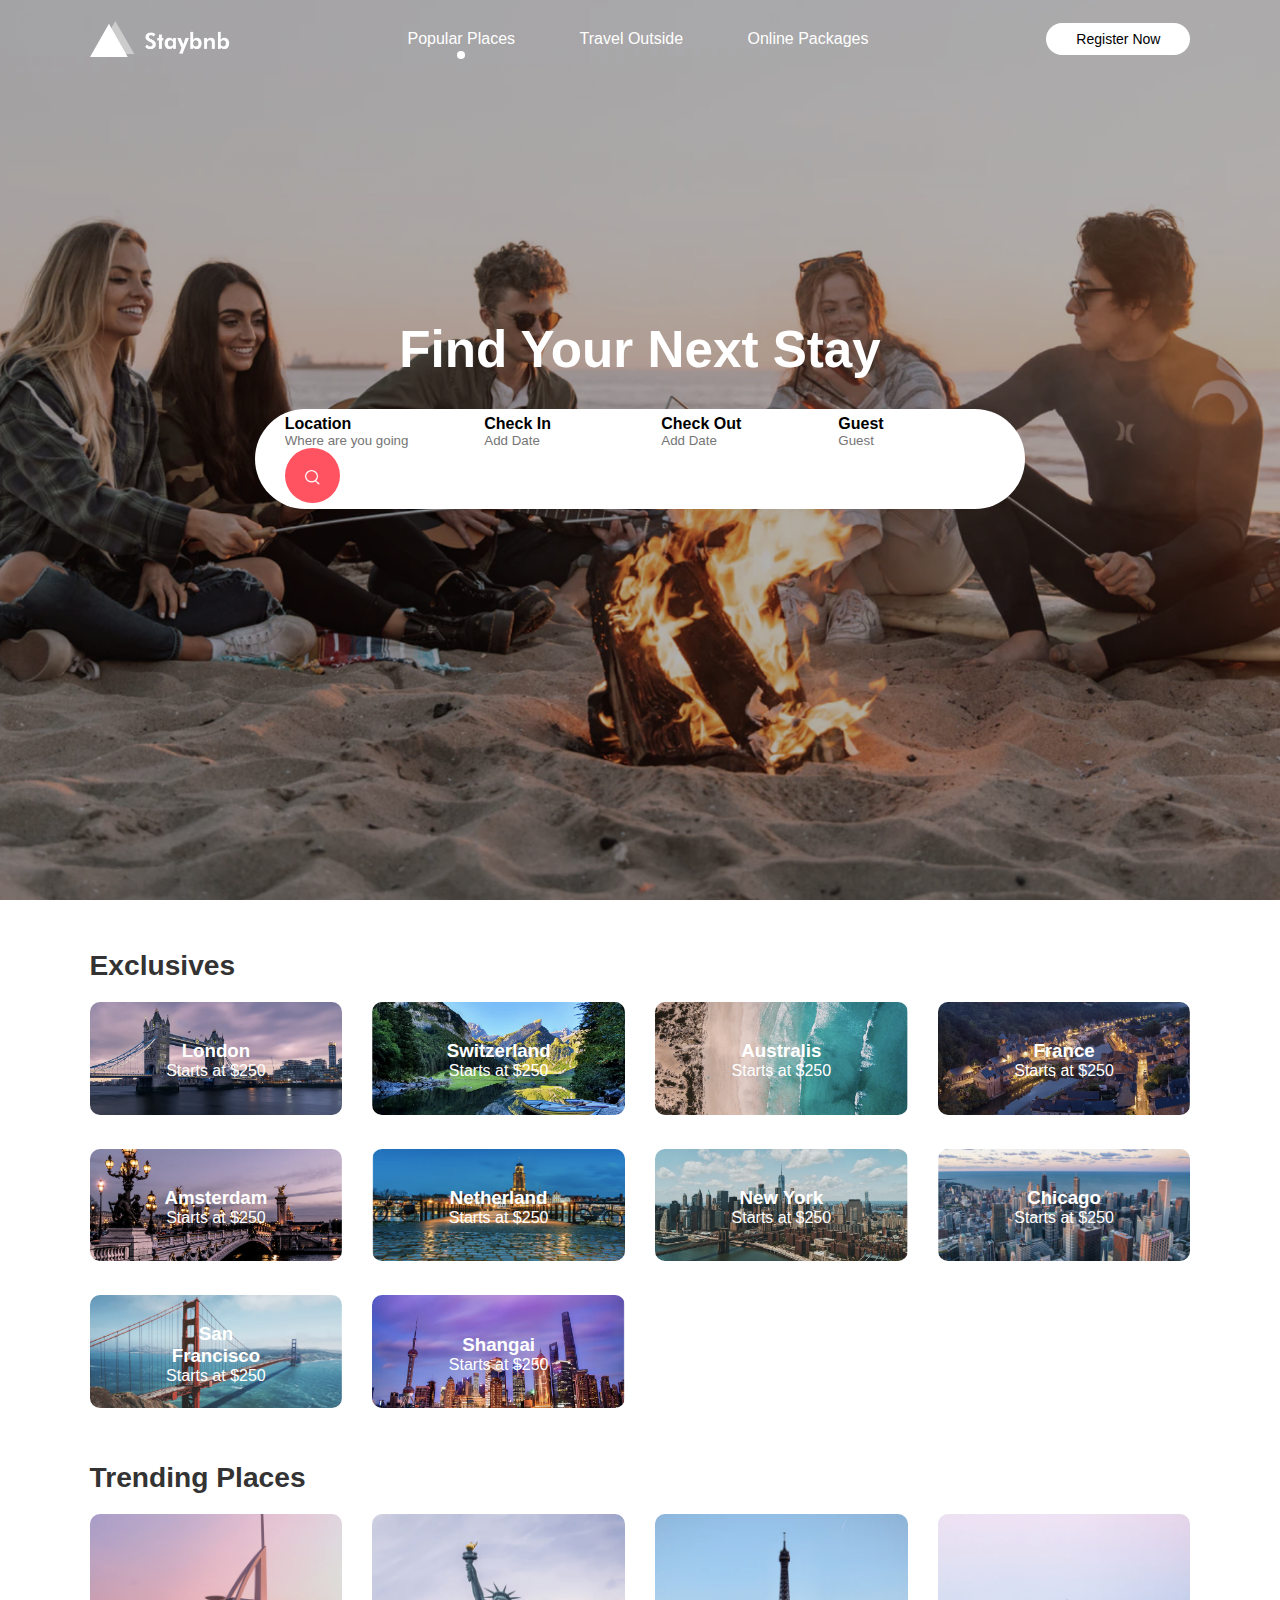
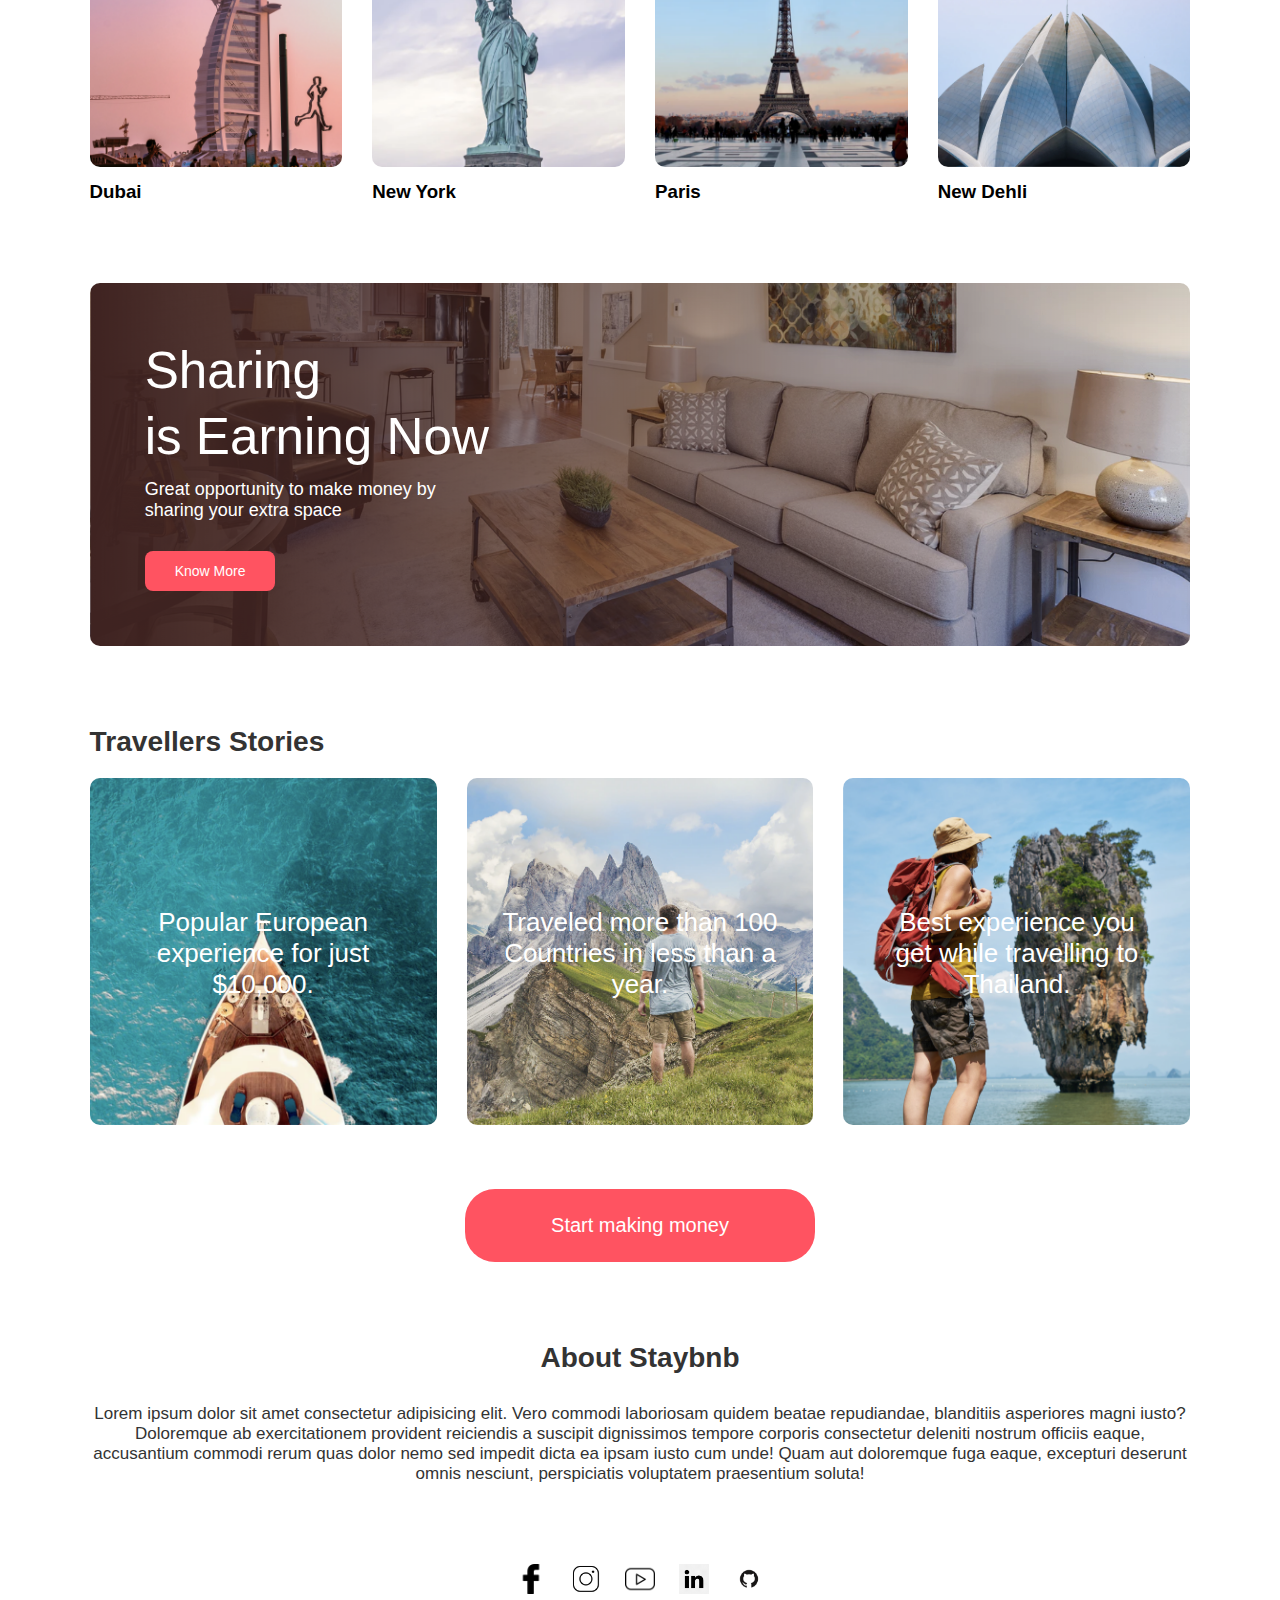
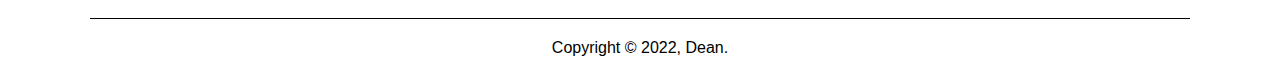
<file: index.html>
<!DOCTYPE html>
<html lang="en">
<head>
  <meta charset="UTF-8">
  <meta http-equiv="X-UA-Compatible" content="IE=edge">
  <link rel="icon" href="./images/icons8-house-24.png" />
  <meta name="viewport" content="width=device-width, initial-scale=1.0">
  <link rel="stylesheet" href="https://use.fontawesome.com/releases/v5.15.4/css/all.css" integrity="sha384-DyZ88mC6Up2uqS4h/KRgHuoeGwBcD4Ng9SiP4dIRy0EXTlnuz47vAwmeGwVChigm" crossorigin="anonymous">
  <link rel="stylesheet" href="style.css">
  <title>D's bnb</title>
</head>
<body>
  
  <div class="header">

    <nav id="nav">
      <img src="./images/logo.png" alt="" class="logo">
      <ul class="nav__link">
        <li><a href="#" class="active">Popular Places</a></li>
        <li><a href="#">Travel Outside</a></li>
        <li><a href="#">Online Packages</a></li>
      </ul>
      <a href="@" class="register__btn">Register Now</a>
      <img src="./images/588a64e7d06f6719692a2d11.png" alt="" class="hamburger">
    </nav>
    <div class="container">
      <h1 class="title">Find Your Next Stay</h1>
      <div class="search__box">
        <form>
          <div class="location__input">
            <label for="">Location</label>
            <input type="text" name="" id="" placeholder="Where are you going">
          </div>
          <div>
            <label for="">Check In</label>
            <input type="text" name="" id="" placeholder="Add Date">
          </div>
          <div>
            <label for="">Check Out</label>
            <input type="text" name="" id="" placeholder="Add Date">
          </div>
          <div>
            <label for="">Guest</label>
            <input type="text" name="" id="" placeholder="Guest">
          </div>
          <button type="submit"><img src="./images/search.png" alt=""></button>
        </form>
      </div>
    </div>

  </div>

  <div class="container">

    <h2 class="subtitle">Exclusives</h2>
    <div class="exclusive">
      <div>
        <img src="./images/image-1.png" alt="">
        <span>
          <h3>London</h3>
          <p>Starts at $250</p>
        </span>
      </div>
      <div>
        <img src="./images/image-2.png" alt="">
        <span>
          <h3>Switzerland</h3>
          <p>Starts at $250</p>
        </span>
      </div>
      <div>
        <img src="./images/image-3.png" alt="">
        <span>
          <h3>Australis</h3>
          <p>Starts at $250</p>
        </span>
      </div>
      <div>
        <img src="./images/image-4.png" alt="">
        <span>
          <h3>France</h3>
          <p>Starts at $250</p>
        </span>
      </div>
      <div>
        <img src="./images/image-5.png" alt="">
        <span>
          <h3>Amsterdam</h3>
          <p>Starts at $250</p>
        </span>
      </div>
      <div>
        <img src="./images/image-6.png" alt="">
        <span>
          <h3>Netherland</h3>
          <p>Starts at $250</p>
        </span>
      </div>
      <div>
        <img src="./images/image-7.png" alt="">
        <span>
          <h3>New York</h3>
          <p>Starts at $250</p>
        </span>
      </div>
      <div>
        <img src="./images/image-8.png" alt="">
        <span>
          <h3>Chicago</h3>
          <p>Starts at $250</p>
        </span>
      </div>
      <div>
        <img src="./images/image-9.png" alt="">
        <span>
          <h3>San Francisco</h3>
          <p>Starts at $250</p>
        </span>
      </div>
      <div>
        <img src="./images/image-10.png" alt="">
        <span>
          <h3>Shangai</h3>
          <p>Starts at $250</p>
        </span>
      </div>
    </div>
    
    <h2 class="subtitle">Trending Places</h2>
    <div class="trending">
      <div>
        <img src="./images/dubai.png" alt="">
        <h3>Dubai</h3>
      </div>
      <div>
        <img src="./images/new-york.png" alt="">
        <h3>New York</h3>
      </div>
      <div>
        <img src="./images/paris.png" alt="">
        <h3>Paris</h3>
      </div>
      <div>
        <img src="./images/new-delhi.png" alt="">
        <h3>New Dehli</h3>
      </div>
    </div>

    <div class="cta">
      <h3>Sharing <br /> is Earning Now</h3>
      <p>Great opportunity to make money by <br /> sharing your extra space</p>
      <a href="#" class="cta__btn">Know More</a>
    </div>

    <h2 class="subtitle">Travellers Stories</h2>
    <div class="stories">
      <div>
        <img src="./images/story-1.png" alt="">
        <p>Popular European experience for just $10,000.</p>
      </div>
      <div>
        <img src="./images/story-2.png" alt="">
        <p>Traveled more than 100 Countries in less than a year.</p>
      </div>
      <div>
        <img src="./images/story-3.png" alt="">
        <p>Best experience you get while travelling to Thailand.</p>
      </div>
    </div>

    <a href="#" class="start__btn">Start making  money</a>

    <div class="about__msg">
      <h2>About Staybnb</h2>
      <p>Lorem ipsum dolor sit amet consectetur adipisicing elit. Vero commodi laboriosam quidem beatae repudiandae, blanditiis asperiores magni iusto? Doloremque ab exercitationem provident reiciendis a suscipit dignissimos tempore corporis consectetur deleniti nostrum officiis eaque, accusantium commodi rerum quas dolor nemo sed impedit dicta ea ipsam iusto cum unde! Quam aut doloremque fuga eaque, excepturi deserunt omnis nesciunt, perspiciatis voluptatem praesentium soluta!</p>
    </div>

    <div class="footer">
      <a href="#"><img src="./images/facebook.png" alt=""></a>
      <a href="#"><img src="./images/instas.jpg" alt=""></a>
      <a href="#"><img src="./images/you.png" alt=""></a>
      <a href="#"><img src="./images/ll.png" alt=""></a>
      <a href="#"><img src="./images/gittt.png" alt=""></a>
      <hr />
      <p>Copyright © 2022, Dean.</p>
    </div>

  </div>

  <script>

    const nav = document.querySelector('#nav');
    nav.addEventListener('click', () => {
      nav.classList.toggle('hidemenu')
    })

  </script>

</body>
</html>
</file>
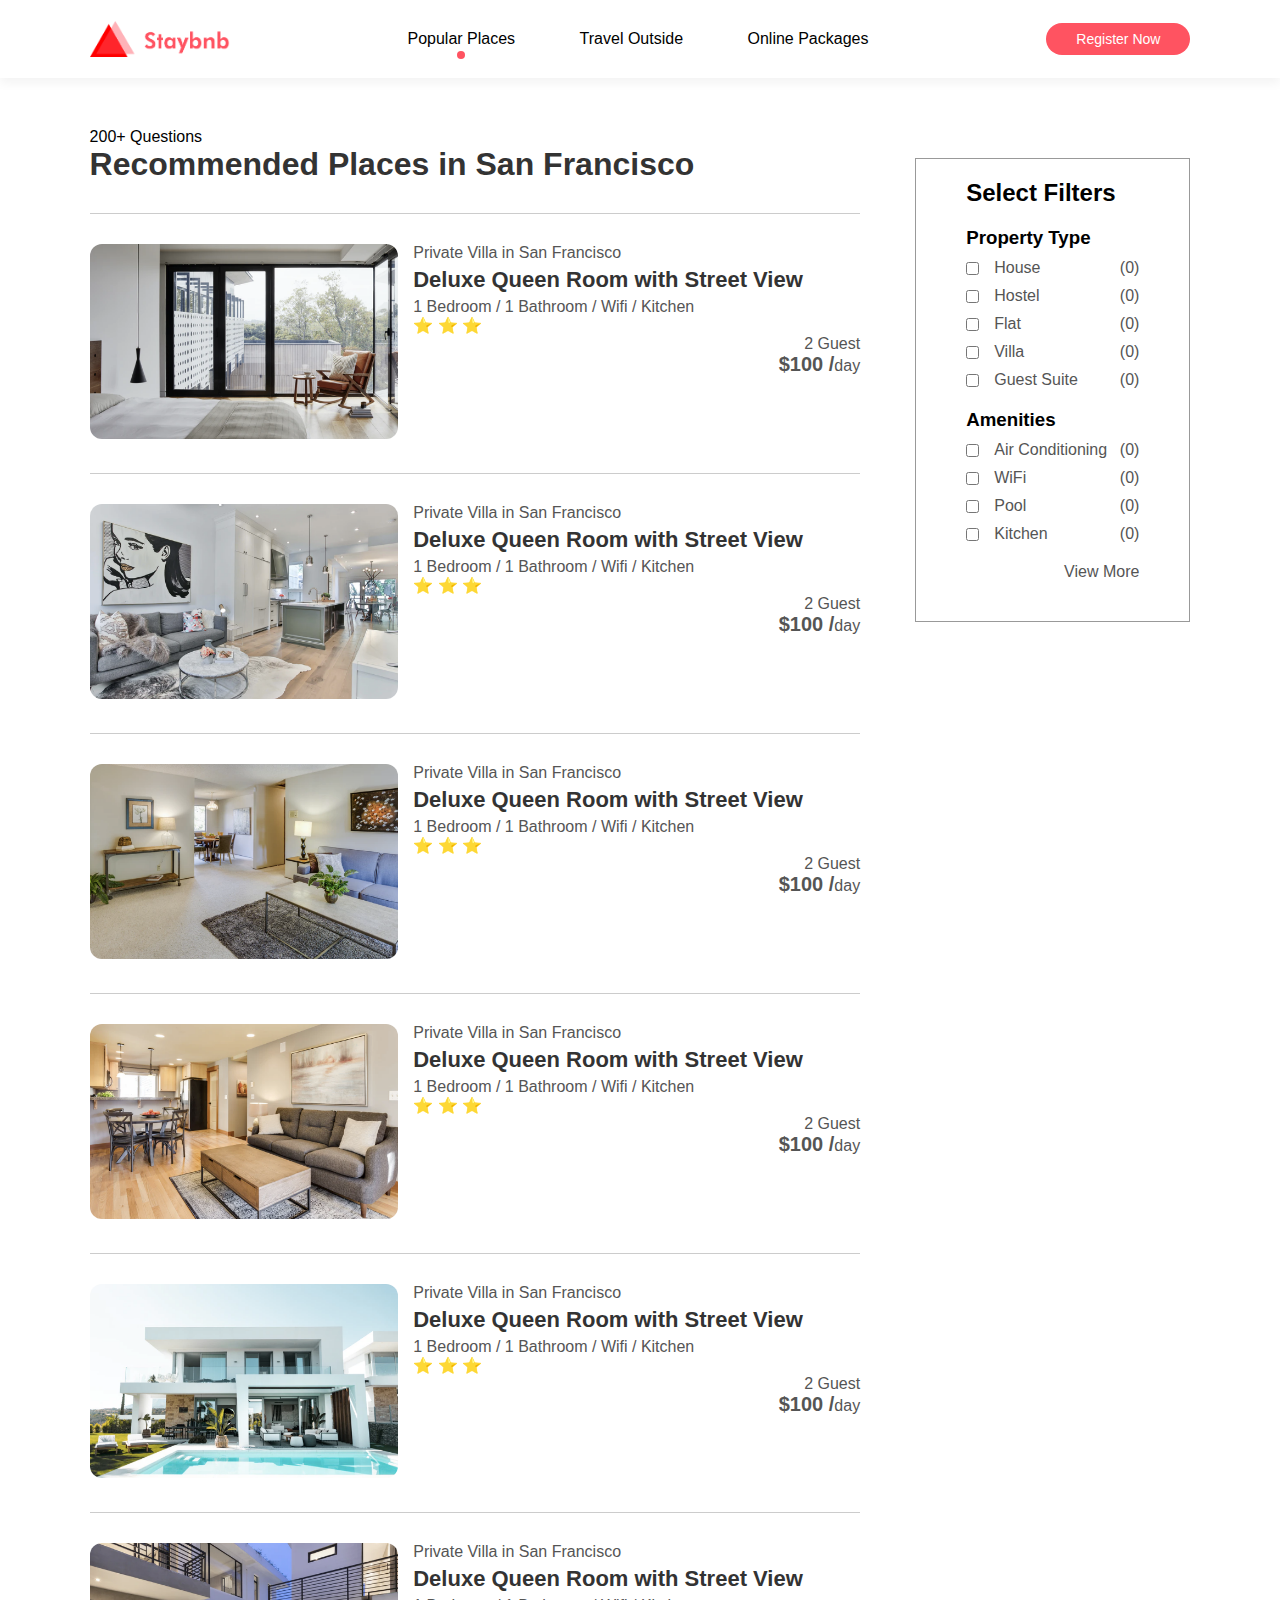
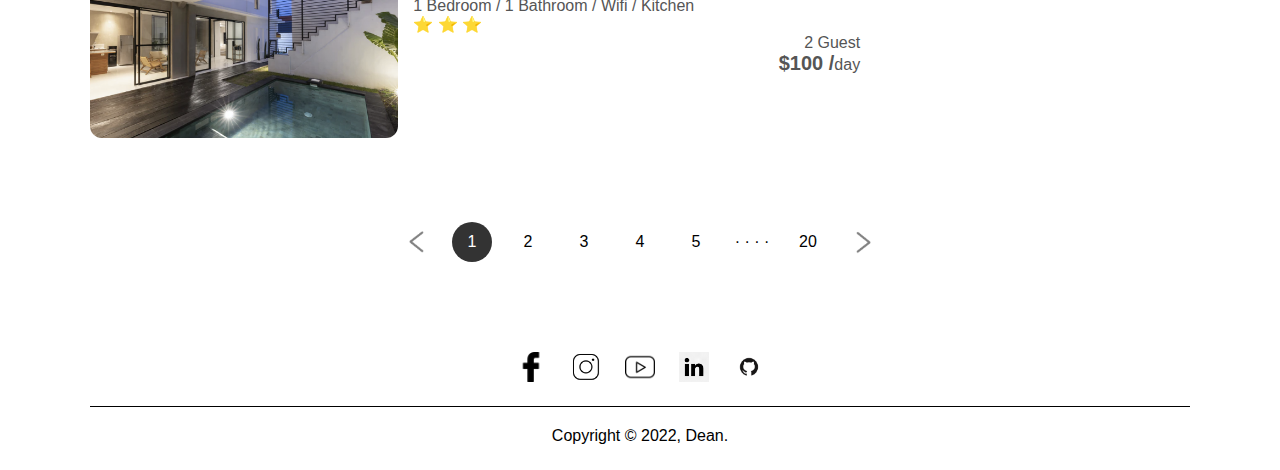
<file: listing.html>
<!DOCTYPE html>
<html lang="en">
<head>
  <meta charset="UTF-8">
  <meta http-equiv="X-UA-Compatible" content="IE=edge">
  <meta name="viewport" content="width=device-width, initial-scale=1.0">
  <link rel="icon" href="./images/icons8-house-24.png" />
  <link rel="stylesheet" href="style.css">
  <title>Document</title>
</head>
<body>
  

    <nav id="nav" class="nav__white">
      <img src="./images/logo-red.png" alt="" class="logo">
      <ul class="nav__link">
        <li><a href="#" class="active">Popular Places</a></li>
        <li><a href="#">Travel Outside</a></li>
        <li><a href="#">Online Packages</a></li>
      </ul>
      <a href="@" class="register__btn">Register Now</a>
      <img src="./images/Hamburger_icon.svg.png" alt="" class="hamburger">
    </nav>

    <div class="container">

      <div class="list__container">
        <div class="left__container">
          <p>200+ Questions</p>
          <h1>Recommended Places in San Francisco</h1>
          <div class="house">
            <div class="house__img">
              <img src="./images/image-s1.png" alt="">
            </div>
            <div class="house__info">
              <p>Private Villa in San Francisco</p>
              <h3>Deluxe Queen Room with Street View</h3>
              <p>1 Bedroom / 1 Bathroom / Wifi / Kitchen</p>
              <span>⭐</span>
              <span>⭐</span>
              <span>⭐</span>
              <div class="house__price">
                <p>2 Guest</p>
                <h4>$100 /<span>day</span></h4>
              </div>
            </div>
          </div>
          <div class="house">
            <div class="house__img">
              <img src="./images/image-s2.png" alt="">
            </div>
            <div class="house__info">
              <p>Private Villa in San Francisco</p>
              <h3>Deluxe Queen Room with Street View</h3>
              <p>1 Bedroom / 1 Bathroom / Wifi / Kitchen</p>
              <span>⭐</span>
              <span>⭐</span>
              <span>⭐</span>
              <div class="house__price">
                <p>2 Guest</p>
                <h4>$100 /<span>day</span></h4>
              </div>
            </div>
          </div>
          <div class="house">
            <div class="house__img">
              <img src="./images/image-s3.png" alt="">
            </div>
            <div class="house__info">
              <p>Private Villa in San Francisco</p>
              <h3>Deluxe Queen Room with Street View</h3>
              <p>1 Bedroom / 1 Bathroom / Wifi / Kitchen</p>
              <span>⭐</span>
              <span>⭐</span>
              <span>⭐</span>
              <div class="house__price">
                <p>2 Guest</p>
                <h4>$100 /<span>day</span></h4>
              </div>
            </div>
          </div>
          <div class="house">
            <div class="house__img">
              <img src="./images/image-s4.png" alt="">
            </div>
            <div class="house__info">
              <p>Private Villa in San Francisco</p>
              <h3>Deluxe Queen Room with Street View</h3>
              <p>1 Bedroom / 1 Bathroom / Wifi / Kitchen</p>
              <span>⭐</span>
              <span>⭐</span>
              <span>⭐</span>
              <div class="house__price">
                <p>2 Guest</p>
                <h4>$100 /<span>day</span></h4>
              </div>
            </div>
          </div>
          <div class="house">
            <div class="house__img">
              <img src="./images/image-s5.png" alt="">
            </div>
            <div class="house__info">
              <p>Private Villa in San Francisco</p>
              <h3>Deluxe Queen Room with Street View</h3>
              <p>1 Bedroom / 1 Bathroom / Wifi / Kitchen</p>
              <span>⭐</span>
              <span>⭐</span>
              <span>⭐</span>
              <div class="house__price">
                <p>2 Guest</p>
                <h4>$100 /<span>day</span></h4>
              </div>
            </div>
          </div>
          <div class="house">
            <div class="house__img">
              <img src="./images/image-s6.png" alt="">
            </div>
            <div class="house__info">
              <p>Private Villa in San Francisco</p>
              <h3>Deluxe Queen Room with Street View</h3>
              <p>1 Bedroom / 1 Bathroom / Wifi / Kitchen</p>
              <span>⭐</span>
              <span>⭐</span>
              <span>⭐</span>
              <div class="house__price">
                <p>2 Guest</p>
                <h4>$100 /<span>day</span></h4>
              </div>
            </div>
          </div>
        </div>
        <div class="right__container">
          <div class="side__bar">
            <h2>Select Filters</h2>
            <h3>Property Type</h3>
            <div class="filter">
              <input type="checkbox"><p>House</p><span>(0)</span>
            </div>
            <div class="filter">
              <input type="checkbox"><p>Hostel</p><span>(0)</span>
            </div>
            <div class="filter">
              <input type="checkbox"><p>Flat</p><span>(0)</span>
            </div>
            <div class="filter">
              <input type="checkbox"><p>Villa</p><span>(0)</span>
            </div>
            <div class="filter">
              <input type="checkbox"><p>Guest Suite</p><span>(0)</span>
            </div>
            <h3>Amenities</h3>
            <div class="filter">
              <input type="checkbox"><p>Air Conditioning</p><span>(0)</span>
            </div>
            <div class="filter">
              <input type="checkbox"><p>WiFi</p><span>(0)</span>
            </div>
            <div class="filter">
              <input type="checkbox"><p>Pool</p><span>(0)</span>
            </div>
            <div class="filter">
              <input type="checkbox"><p>Kitchen</p><span>(0)</span>
            </div>
            <div class="side__link">
              <a href="#">View More</a>
            </div>
          </div>
        </div>
      </div>

      <div class="pagination">
        <img src="./images/arrow.png" alt="">
        <span class="current">1</span>
        <span>2</span>
        <span>3</span>
        <span>4</span>
        <span>5</span>
        <span>&middot; &middot; &middot; &middot;</span>
        <span>20</span>
        <img src="./images/arrow.png" alt="" class="right__arror">
      </div>

      <div class="footer">
        <a href="#"><img src="./images/facebook.png" alt=""></a>
        <a href="#"><img src="./images/instas.jpg" alt=""></a>
        <a href="#"><img src="./images/you.png" alt=""></a>
        <a href="#"><img src="./images/ll.png" alt=""></a>
        <a href="#"><img src="./images/gittt.png" alt=""></a>
        <hr />
        <p>Copyright © 2022, Dean.</p>
      </div>
    </div>


  <script>

    const nav = document.querySelector('#nav');
    nav.addEventListener('click', () => {
      nav.classList.toggle('hidemenu')
    })

  </script>

</body>
</html>
</file>
<file: style.css>
*, *::after,*::before {
  margin: 0;
  padding: 0;
  font-family: 'poppings', sans-serif;
  box-sizing: border-box;
}
.header {
  min-height: 100vh;
  width: 100%;
  background-image: linear-gradient(rgba(0, 0, 0, 0.3), rgba(0, 0, 0, 0.3)), url('./images/banner.png');
  background-position: center;
  background-size: cover;
}
nav  {
  display: flex;
  align-items: center;
  justify-content: space-between;
  padding: 20px 7%;
}
.logo {
  width: 140px;
  cursor: pointer;
}
.hamburger {
  width: 30px;
  display: none;
}
.nav__link li {
  list-style: none;
  display: inline-block;
  margin: 10px 30px;
}
.active {
  position: relative;
}
.active::after {
  content: '';
  background-color: #fff;
  width: 8px;
  height: 8px;
  position: absolute;
  left: 50%;
  transform: translateX(-50%);
  bottom: -12px;
  border-radius: 50%;
}
.nav__link li a {
  text-decoration: none;
  color: white;
}
.register__btn {
  background-color: white;
  color: black;
  padding: 8px 30px;
  border-radius: 30px;
  text-decoration: none;
  font-size: 14px;
}
.container {
  padding: 0 7%;
}
.container h1 {
  font-size: 4vw;
  font-weight: 600;
  color: white;
  text-align: center;
  padding-top: 22%;
}
.search__box {
  background-color: white;
  width: 70%;
  margin: 30px auto;
  padding: 6px 10px 6px 30px;
  border-radius: 50px;
}
.search__box form {
  display: flex;
  align-items: center;
  flex-wrap: wrap;
}
.search__box form input {
  display: block;
  border: 0;
  outline: none;
  background: transparent;
}
.search__box form button {
  background: #ff5361;
  border-radius: 50%;
  border: none;
  outline: none;
  cursor: pointer;
  width: 55px;
  height: 55px;
}
.search__box form img {
  width: 15px;
  margin-top: 7px;
}
.location__input {
  flex: 1;
}
.search__box form label {
  font-weight: 600;
}

/* Exclusives */

.subtitle {
  font-size: 2.2vw;
  font-weight: 600;
  margin: 50px 0 20px;
  color: #333;
}
.exclusive {
  display: grid;
  grid-template-columns: repeat(auto-fit, minmax(200px, 1fr));
  grid-gap: 30px;
}
.exclusive div img {
  width: 100%;
  border-radius: 10px;
}
.exclusive div {
  position: relative;
}
.exclusive div span {
  position: absolute;
  top: 50%;
  left: 50%;
  transform: translate(-50%, -50%);
  text-align: center;
  color: white;
}

/* Trending Placed */

.trending {
  display: grid;
  grid-template-columns: repeat(auto-fit, minmax(200px, 1fr));
  grid-gap: 30px;
  margin-bottom: 30px;
}
.trending div img {
  width: 100%;
  border-radius: 10px;
}
.trending h3 {
  font-weight: 600;
  margin-top: 10px;
}

/* CTA */

.cta {
  margin: 80px 0;
  background-image: linear-gradient(to right, #3f2321, transparent), url('./images/banner-2.png');
  background-size: cover;
  background-position: center;
  border-radius: 10px;
  padding: 5%;
  color: white;
}
.cta h3 {
  font-size: 4vw;
  line-height: 5.1vw;
  font-weight: 500;
}
.cta p {
  font-size: 18px;
  margin: 10px 0;
}
.cta a {
  background-color: #ff5361;
  color: #fff;
  padding: 12px 30px;
  border-radius: 8px;
  text-decoration: none;
  font-size: 14px;
  margin-top: 20px;
  display: inline-block;
}

/* Stories */

.stories {
  display: grid;
  grid-template-columns: repeat(auto-fit, minmax(200px, 1fr));
  grid-gap: 30px;
  margin-bottom: 30px;
}
.stories div img {
  width: 100%;
  border-radius: 10px;
}
.stories div {
  position: relative;
  text-align: center;
}
.stories p {
  position: absolute;
  width: 80%;
  top: 50%;
  left: 50%;
  transform: translate(-50%, -50%);
  color: white;
  font-size: 26px;
}
.start__btn {
  text-decoration: none;
  background: #ff5361;
  color: white;
  width: 80%;
  max-width: 350px;
  display: block;
  text-align: center;
  margin: 60px auto;
  padding: 25px;
  border-radius: 30px;
  font-size: 20px;
}

/* About Msg */

.about__msg {
  text-align: center;
  margin: 80px 0;
  color: #333;
  font-size: 17px;
}
.about__msg h2 {
  font-size: 28px;
  margin-bottom: 30px;
  font-weight: 700;
}

/* Footer */

.footer {
  margin: 80px 0 10px;
  text-align: center;
}
.footer a img{
  text-decoration: none;
  color: #999;
  font-size: 22px;
  margin: 0 10px;
  width: 30px;
}
.footer hr {
  background: #000;
  height: 1px;
  width: 100%;
  border: 0;
  margin: 20px 0;
}
.footer p {
  padding-bottom: 15px;
}

/* Media Queries */

@media only screen and (max-width: 700px) {
  .logo {
    position: fixed;
    top: 4%;
    left: 7%;
  }
  nav {
    position: fixed;
    z-index: 100;
    display: inline-block;
    width: 100%;
    padding: 80px 7% 0;
    background: rgba(0, 0, 0, 0.9);
    text-align: right;
    max-height: 90px;
    overflow: hidden;
    transition: max-height 0.5s ease;
  }
  nav .nav__link li {
    display: block;
    margin: 15px 0;
  }
  .register__btn {
    margin: 2px 0 30px;
    display: inline-block;
  }
  .hamburger {
    display: block;
    position: fixed;
    top: 4%;
    right: 7%;
    cursor: pointer;
  }
  .active::after {
    left: -15px;
    transform: translate(0, 50%);
    bottom: 50%;
    border-radius: 50px;
  }
  .hidemenu {
    max-height: 300px;
  }
  .header h1 {
    padding-top: 200px;
    font-size: 7vw;
  }
  .search__box {
    width: 90%;
    margin: 30px auto;
    padding: 30px 10px 30px;
    border-radius: 5px;
    position: relative;
  }
  .search__box form {
    display: block;
  }
  .search__box input {
    border-bottom: 10px solid #ddd;
    width: 100%;
    margin-bottom: 20px;
    margin-top: 30px;
    padding-bottom: 10px;
  }
  .search__box button {
    position: absolute;
    bottom: -20px;
    left: 45%;
    transform: translateX(-45%, -45%);
  }
  .subtitle {
    font-size: 6vw;
    font-weight: 600;
  }
  .footer a img {
    width: 20px;
  }
  .cta {
    padding: 15% 5%;
  }
  .cta h3 {
    line-height: 8vw;
    font-size: 7vw;
  }
  .cta p {
    font-size: 14px;
  }
  .cta__btn {
    padding: 6px 15px;
    border-radius: 4px;
    margin-top: 10px;
    font-size: 14px;
  }
  .stories p {
    font-size: 22px;
  }
  .about__msg {
    font-size: 15px;
  }
}

/* Listing Page Css */

.nav__white {
  background-color: rgba(255, 255, 255, 0.9);
  box-shadow: 0 5px 10px rgba(0, 0, 0, 0.05);
  top: 0;
}
.nav__white .nav__link li a {
  color: black;
}
.nav__white .register__btn {
  background-color: #ff5361;
  color: white;
}
.nav__white .hamburger {
  color: black;
}
.nav__white .active::after {
  content: '';
  background-color: #ff5361;
}
.list__container {
  margin-top: 50px;
  display: flex;
  flex-wrap: wrap;
  justify-content: space-between;
}
.left__container {
  flex-basis: 70%;
}
.right__container {
  flex-basis: 25%;
}
.left__container h1 {
  color: #333;
  font-weight: 600;
  margin-bottom: 30px;
  font-size: 2em;
  padding-top: 0;
  text-align: left;
}
.house {
  display: flex;
  justify-content: space-between;
  flex-wrap: wrap;
  padding: 30px 0;
  border-top: 1px solid #ccc;
}
.house__img {
  flex-basis: 40%;
}
.house__info {
  flex-basis: 58%;
  color: #555;
}
.house__info h3 {
  font-weight: 600;
  font-size: 22px;
  color: #333;
  margin: 5px 0;
}
.house__img img {
  width: 100%;
  border-radius: 12px;
}
.house__price {
  text-align: right;
}
.house__price h4 {
  font-size: 20px;
}
.house__price span {
  font-size: 16px;
  font-weight: 500;
}
.side__bar {
  border: 1px solid #999;
  padding: 20px 50px;
  margin-top: 30px;
}
.side__bar h2 {
  font-weight: 600;
}
.side__bar h3 {
  font-weight: 600;
  margin: 20px 0 10px;
}
.filter {
  display: flex;
  align-items: center;
  color: #555;
  margin-bottom: 10px;
}
.filter p {
  flex: 1;
}
.filter input {
  margin-right: 15px;
  cursor: pointer;
}
.side__link {
  text-align: right;
  margin: 20px 0;
}
.side__bar a {
  text-decoration: none;
  color: #555;
}
.side__bar a:hover {
  color: black;
}
.pagination {
  display: flex;
  align-items: center;
  justify-content: center;
  margin: 40px 0;
}
.pagination img {
  width: 15px;
  margin: 10px 20px;
}
.right__arror {
  transform: rotate(180deg);
}
.pagination span {
  margin: 10px 8px;
  width: 40px;
  height: 40px;
  text-align: center;
  border-radius: 50%;
  line-height: 40px;
  cursor: pointer;
}
.current {
  background-color: #333;
  color: white;
}

/* Media queries */

@media only screen and (max-width: 700px) {
  .list__container {
    margin-top: 150px;
  }
  .left__container, .right__container, .house__img, .house__info {
    flex-basis: 100%;
  }
  .left__container h1 {
    font-size: 22px;
  }
  .house__info h3 {
    font-size: 18px;
  }
  .pagination span {
    margin: 10px 2px;
    width: 30px;
    height: 30px;
    line-height: 30px;
    font-size: 12px;
  }
}
</file>
